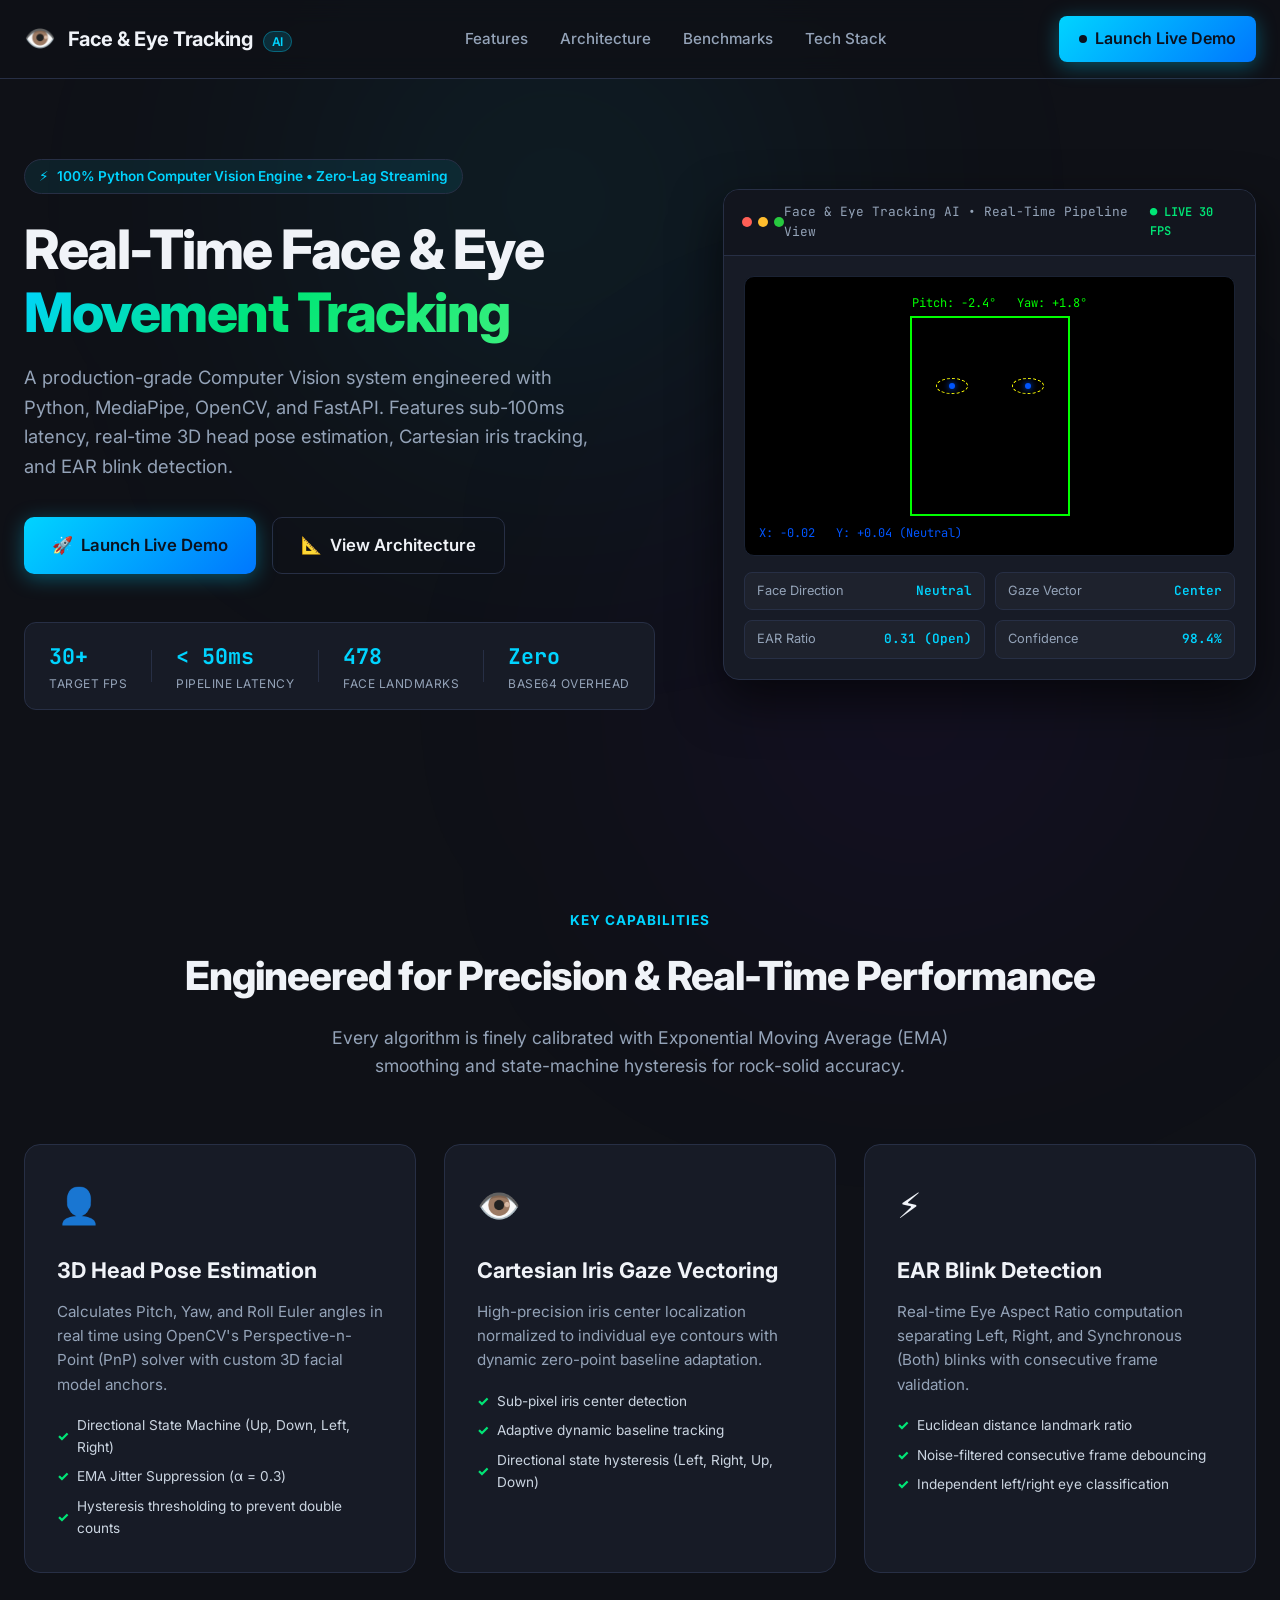
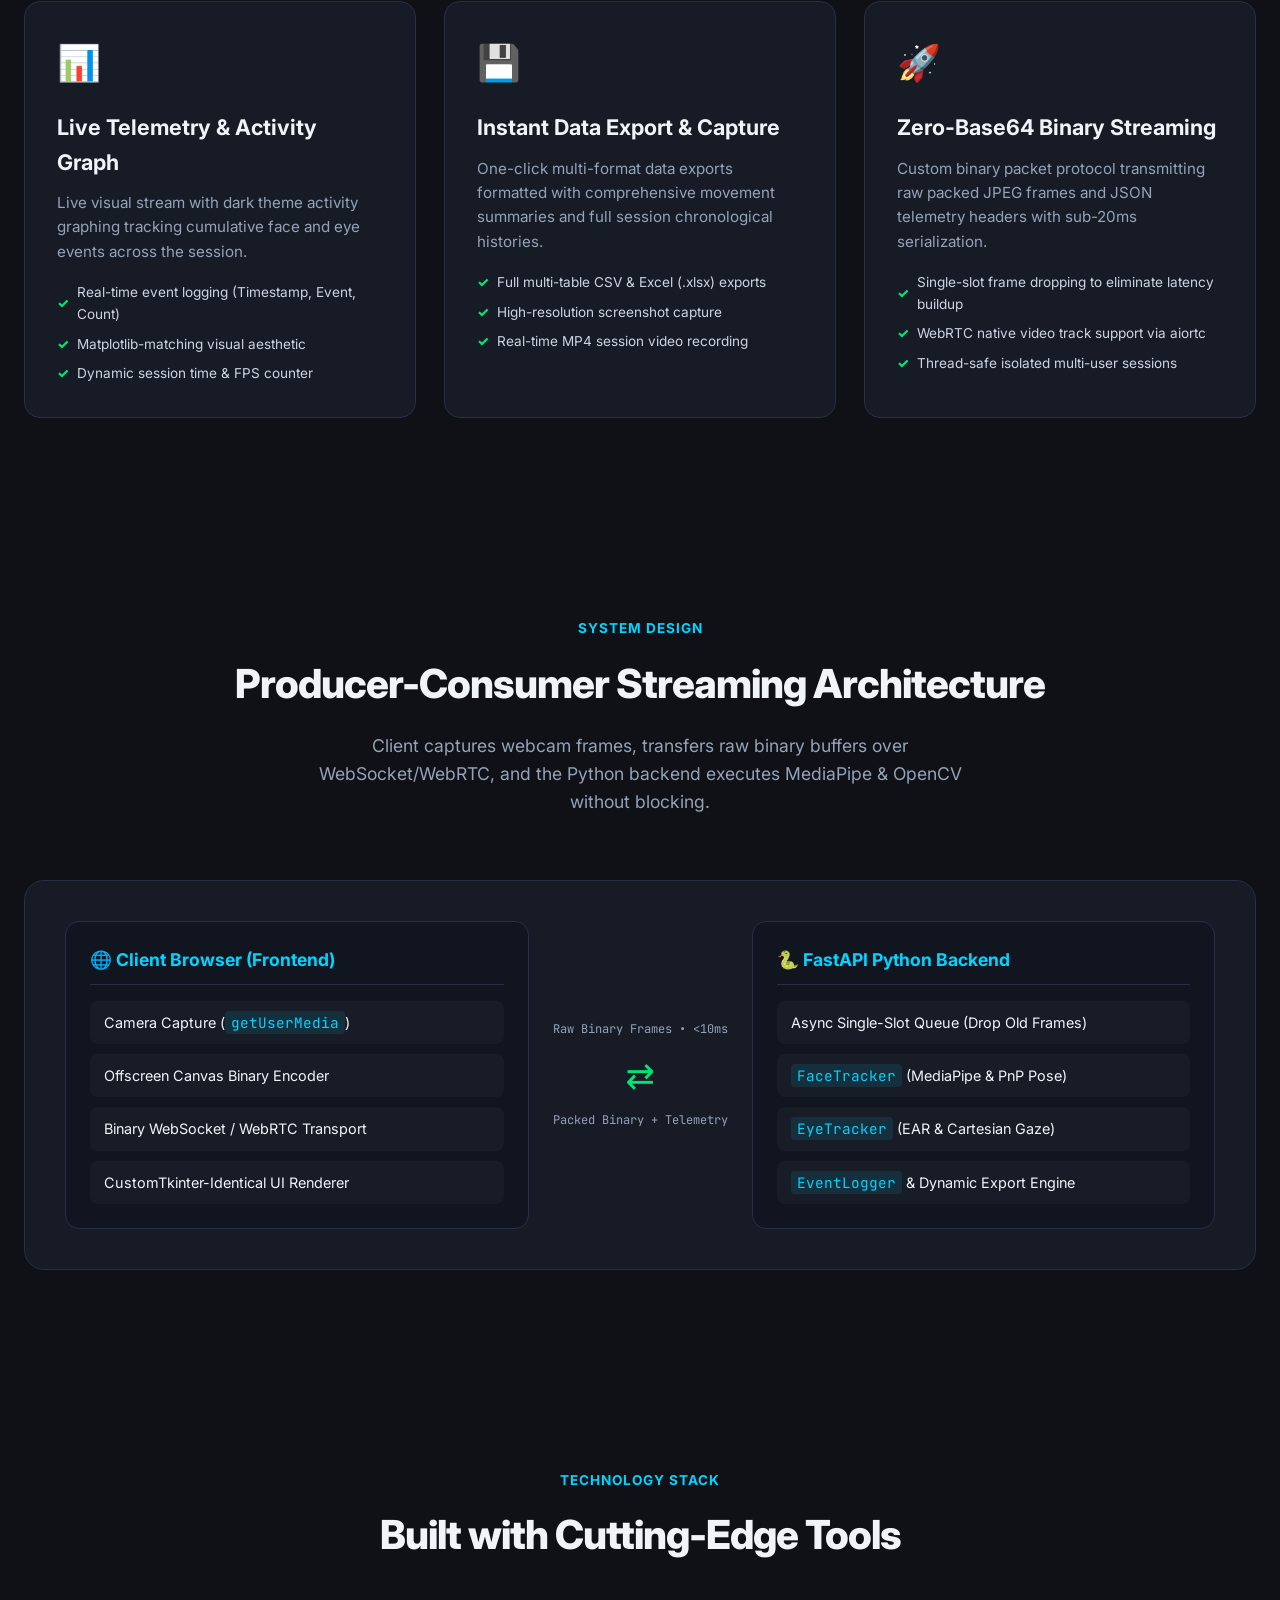
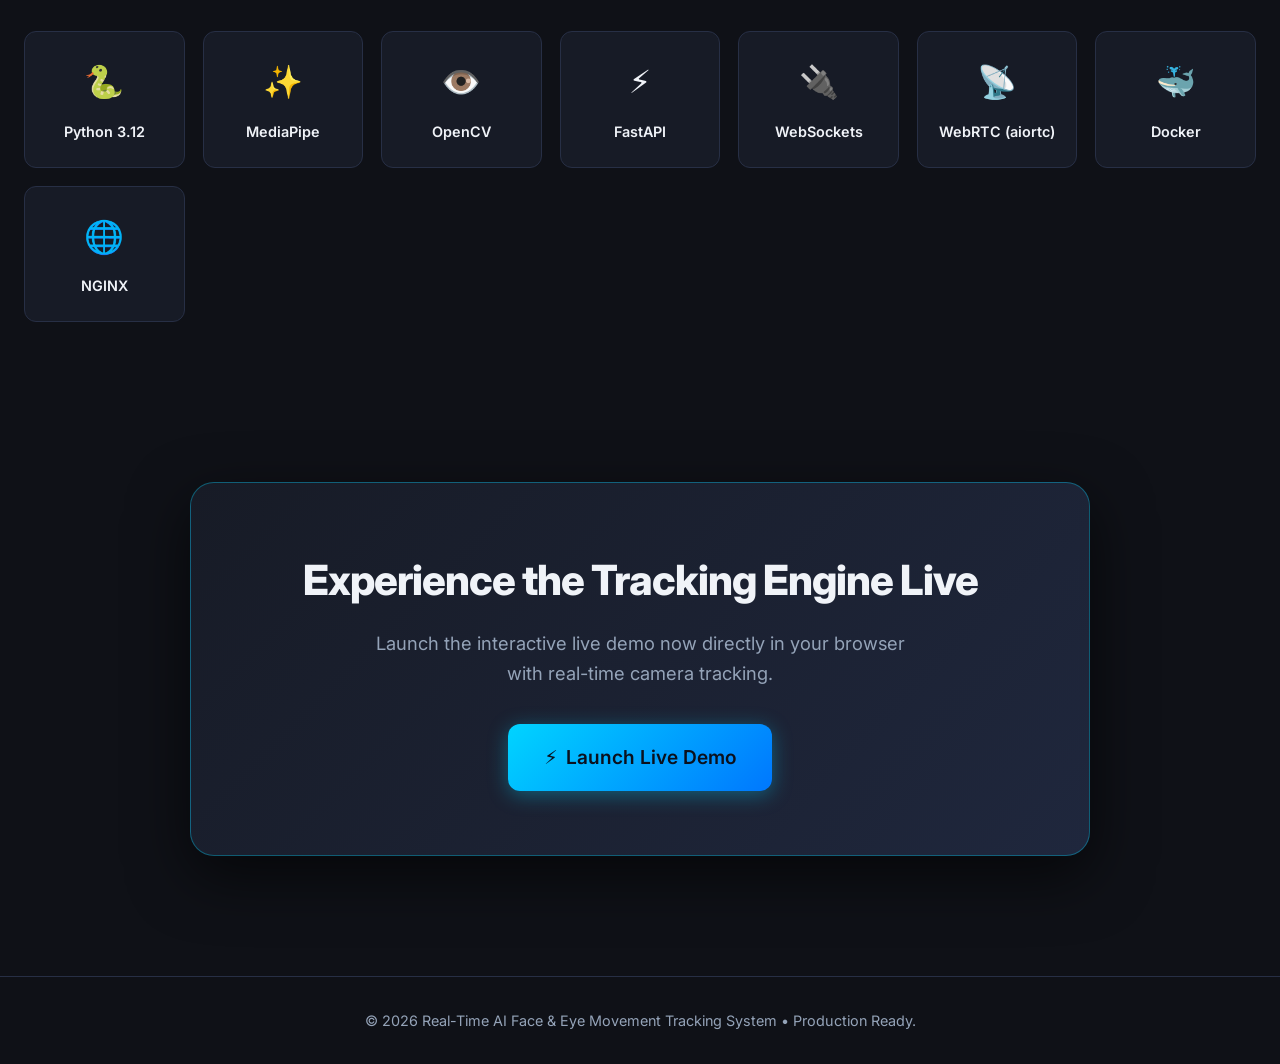
<file: templates/index.html>
<!DOCTYPE html>
<html lang="en">
<head>
    <meta charset="UTF-8">
    <meta name="viewport" content="width=device-width, initial-scale=1.0">
    <title>Face & Eye Tracking AI | Real-Time Computer Vision Showcase</title>
    <meta name="description" content="High-performance real-time face tracking, eye gaze estimation, EAR blink detection, and 3D head pose estimation powered by Python, MediaPipe, OpenCV, and FastAPI.">
    <!-- Google Fonts -->
    <link rel="preconnect" href="https://fonts.googleapis.com">
    <link rel="preconnect" href="https://fonts.gstatic.com" crossorigin>
    <link href="https://fonts.googleapis.com/css2?family=Inter:wght@300;400;500;600;700;800&family=JetBrains+Mono:wght@400;600&display=swap" rel="stylesheet">
    <link rel="stylesheet" href="/static/css/style.css">
</head>
<body class="dark-theme">
    <!-- Background Glows -->
    <div class="bg-glow glow-1"></div>
    <div class="bg-glow glow-2"></div>

    <!-- Navigation Header -->
    <header class="navbar">
        <div class="nav-container">
            <div class="brand">
                <span class="brand-icon">👁️</span>
                <span class="brand-text">Face & Eye Tracking <span class="badge">AI</span></span>
            </div>
            <nav class="nav-links">
                <a href="#features">Features</a>
                <a href="#architecture">Architecture</a>
                <a href="#performance">Benchmarks</a>
                <a href="#tech-stack">Tech Stack</a>
            </nav>
            <div class="nav-actions">
                <a href="/demo" class="btn btn-primary btn-glow" id="nav-launch-demo" target="_blank">
                    <span class="pulse-dot"></span>
                    Launch Live Demo
                </a>
            </div>
        </div>
    </header>

    <!-- Hero Section -->
    <section class="hero-section">
        <div class="hero-container">
            <div class="hero-content">
                <div class="hero-badge">
                    <span class="badge-icon">⚡</span> 100% Python Computer Vision Engine &bull; Zero-Lag Streaming
                </div>
                <h1 class="hero-title">
                    Real-Time Face & Eye <br>
                    <span class="gradient-text">Movement Tracking</span>
                </h1>
                <p class="hero-subtitle">
                    A production-grade Computer Vision system engineered with Python, MediaPipe, OpenCV, and FastAPI. Features sub-100ms latency, real-time 3D head pose estimation, Cartesian iris tracking, and EAR blink detection.
                </p>
                <div class="hero-cta-group">
                    <a href="/demo" class="btn btn-lg btn-primary btn-glow" id="hero-launch-demo" target="_blank">
                        <span class="btn-icon">🚀</span>
                        Launch Live Demo
                    </a>
                    <a href="#architecture" class="btn btn-lg btn-outline">
                        <span class="btn-icon">📐</span>
                        View Architecture
                    </a>
                </div>
                <!-- Metric Pills -->
                <div class="metric-strip">
                    <div class="metric-item">
                        <span class="metric-val">30+</span>
                        <span class="metric-lbl">Target FPS</span>
                    </div>
                    <div class="metric-divider"></div>
                    <div class="metric-item">
                        <span class="metric-val">&lt; 50ms</span>
                        <span class="metric-lbl">Pipeline Latency</span>
                    </div>
                    <div class="metric-divider"></div>
                    <div class="metric-item">
                        <span class="metric-val">478</span>
                        <span class="metric-lbl">Face Landmarks</span>
                    </div>
                    <div class="metric-divider"></div>
                    <div class="metric-item">
                        <span class="metric-val">Zero</span>
                        <span class="metric-lbl">Base64 Overhead</span>
                    </div>
                </div>
            </div>

            <!-- Hero Interactive Preview Showcase -->
            <div class="hero-preview-wrapper">
                <div class="preview-window">
                    <div class="window-header">
                        <div class="window-dots">
                            <span class="dot dot-red"></span>
                            <span class="dot dot-yellow"></span>
                            <span class="dot dot-green"></span>
                        </div>
                        <div class="window-title">Face & Eye Tracking AI &bull; Real-Time Pipeline View</div>
                        <div class="window-status"><span class="status-live">● LIVE</span> 30 FPS</div>
                    </div>
                    <div class="window-body">
                        <div class="mock-canvas">
                            <div class="face-box-overlay">
                                <div class="face-box-label">Pitch: -2.4° &nbsp; Yaw: +1.8°</div>
                                <div class="eye-cluster left-cluster">
                                    <span class="iris-dot"></span>
                                </div>
                                <div class="eye-cluster right-cluster">
                                    <span class="iris-dot"></span>
                                </div>
                            </div>
                            <div class="canvas-debug-text">X: -0.02 &nbsp; Y: +0.04 (Neutral)</div>
                        </div>
                        <div class="preview-telemetry">
                            <div class="telemetry-chip">
                                <span class="chip-label">Face Direction</span>
                                <span class="chip-val">Neutral</span>
                            </div>
                            <div class="telemetry-chip">
                                <span class="chip-label">Gaze Vector</span>
                                <span class="chip-val">Center</span>
                            </div>
                            <div class="telemetry-chip">
                                <span class="chip-label">EAR Ratio</span>
                                <span class="chip-val">0.31 (Open)</span>
                            </div>
                            <div class="telemetry-chip">
                                <span class="chip-label">Confidence</span>
                                <span class="chip-val">98.4%</span>
                            </div>
                        </div>
                    </div>
                </div>
            </div>
        </div>
    </section>

    <!-- Features Section -->
    <section id="features" class="section features-section">
        <div class="section-container">
            <div class="section-header">
                <span class="section-tag">Key Capabilities</span>
                <h2 class="section-title">Engineered for Precision & Real-Time Performance</h2>
                <p class="section-desc">Every algorithm is finely calibrated with Exponential Moving Average (EMA) smoothing and state-machine hysteresis for rock-solid accuracy.</p>
            </div>

            <div class="features-grid">
                <!-- Feature 1 -->
                <div class="feature-card">
                    <div class="feature-icon">👤</div>
                    <h3 class="feature-title">3D Head Pose Estimation</h3>
                    <p class="feature-text">Calculates Pitch, Yaw, and Roll Euler angles in real time using OpenCV's Perspective-n-Point (PnP) solver with custom 3D facial model anchors.</p>
                    <ul class="feature-bullets">
                        <li>Directional State Machine (Up, Down, Left, Right)</li>
                        <li>EMA Jitter Suppression (α = 0.3)</li>
                        <li>Hysteresis thresholding to prevent double counts</li>
                    </ul>
                </div>

                <!-- Feature 2 -->
                <div class="feature-card">
                    <div class="feature-icon">👁️</div>
                    <h3 class="feature-title">Cartesian Iris Gaze Vectoring</h3>
                    <p class="feature-text">High-precision iris center localization normalized to individual eye contours with dynamic zero-point baseline adaptation.</p>
                    <ul class="feature-bullets">
                        <li>Sub-pixel iris center detection</li>
                        <li>Adaptive dynamic baseline tracking</li>
                        <li>Directional state hysteresis (Left, Right, Up, Down)</li>
                    </ul>
                </div>

                <!-- Feature 3 -->
                <div class="feature-card">
                    <div class="feature-icon">⚡</div>
                    <h3 class="feature-title">EAR Blink Detection</h3>
                    <p class="feature-text">Real-time Eye Aspect Ratio computation separating Left, Right, and Synchronous (Both) blinks with consecutive frame validation.</p>
                    <ul class="feature-bullets">
                        <li>Euclidean distance landmark ratio</li>
                        <li>Noise-filtered consecutive frame debouncing</li>
                        <li>Independent left/right eye classification</li>
                    </ul>
                </div>

                <!-- Feature 4 -->
                <div class="feature-card">
                    <div class="feature-icon">📊</div>
                    <h3 class="feature-title">Live Telemetry & Activity Graph</h3>
                    <p class="feature-text">Live visual stream with dark theme activity graphing tracking cumulative face and eye events across the session.</p>
                    <ul class="feature-bullets">
                        <li>Real-time event logging (Timestamp, Event, Count)</li>
                        <li>Matplotlib-matching visual aesthetic</li>
                        <li>Dynamic session time & FPS counter</li>
                    </ul>
                </div>

                <!-- Feature 5 -->
                <div class="feature-card">
                    <div class="feature-icon">💾</div>
                    <h3 class="feature-title">Instant Data Export & Capture</h3>
                    <p class="feature-text">One-click multi-format data exports formatted with comprehensive movement summaries and full session chronological histories.</p>
                    <ul class="feature-bullets">
                        <li>Full multi-table CSV & Excel (.xlsx) exports</li>
                        <li>High-resolution screenshot capture</li>
                        <li>Real-time MP4 session video recording</li>
                    </ul>
                </div>

                <!-- Feature 6 -->
                <div class="feature-card">
                    <div class="feature-icon">🚀</div>
                    <h3 class="feature-title">Zero-Base64 Binary Streaming</h3>
                    <p class="feature-text">Custom binary packet protocol transmitting raw packed JPEG frames and JSON telemetry headers with sub-20ms serialization.</p>
                    <ul class="feature-bullets">
                        <li>Single-slot frame dropping to eliminate latency buildup</li>
                        <li>WebRTC native video track support via aiortc</li>
                        <li>Thread-safe isolated multi-user sessions</li>
                    </ul>
                </div>
            </div>
        </div>
    </section>

    <!-- Architecture Section -->
    <section id="architecture" class="section architecture-section">
        <div class="section-container">
            <div class="section-header">
                <span class="section-tag">System Design</span>
                <h2 class="section-title">Producer-Consumer Streaming Architecture</h2>
                <p class="section-desc">Client captures webcam frames, transfers raw binary buffers over WebSocket/WebRTC, and the Python backend executes MediaPipe & OpenCV without blocking.</p>
            </div>

            <div class="architecture-diagram">
                <div class="arch-box client-box">
                    <div class="arch-box-header">🌐 Client Browser (Frontend)</div>
                    <div class="arch-box-content">
                        <div class="arch-item">Camera Capture (<code>getUserMedia</code>)</div>
                        <div class="arch-item">Offscreen Canvas Binary Encoder</div>
                        <div class="arch-item">Binary WebSocket / WebRTC Transport</div>
                        <div class="arch-item">CustomTkinter-Identical UI Renderer</div>
                    </div>
                </div>

                <div class="arch-arrow">
                    <span class="arrow-text">Raw Binary Frames &bull; &lt;10ms</span>
                    <span class="arrow-symbol">⇄</span>
                    <span class="arrow-text">Packed Binary + Telemetry</span>
                </div>

                <div class="arch-box server-box">
                    <div class="arch-box-header">🐍 FastAPI Python Backend</div>
                    <div class="arch-box-content">
                        <div class="arch-item">Async Single-Slot Queue (Drop Old Frames)</div>
                        <div class="arch-item"><code>FaceTracker</code> (MediaPipe & PnP Pose)</div>
                        <div class="arch-item"><code>EyeTracker</code> (EAR & Cartesian Gaze)</div>
                        <div class="arch-item"><code>EventLogger</code> & Dynamic Export Engine</div>
                    </div>
                </div>
            </div>
        </div>
    </section>

    <!-- Tech Stack Section -->
    <section id="tech-stack" class="section tech-section">
        <div class="section-container">
            <div class="section-header">
                <span class="section-tag">Technology Stack</span>
                <h2 class="section-title">Built with Cutting-Edge Tools</h2>
            </div>
            <div class="tech-grid">
                <div class="tech-card"><span class="tech-icon">🐍</span><span class="tech-name">Python 3.12</span></div>
                <div class="tech-card"><span class="tech-icon">✨</span><span class="tech-name">MediaPipe</span></div>
                <div class="tech-card"><span class="tech-icon">👁️</span><span class="tech-name">OpenCV</span></div>
                <div class="tech-card"><span class="tech-icon">⚡</span><span class="tech-name">FastAPI</span></div>
                <div class="tech-card"><span class="tech-icon">🔌</span><span class="tech-name">WebSockets</span></div>
                <div class="tech-card"><span class="tech-icon">📡</span><span class="tech-name">WebRTC (aiortc)</span></div>
                <div class="tech-card"><span class="tech-icon">🐳</span><span class="tech-name">Docker</span></div>
                <div class="tech-card"><span class="tech-icon">🌐</span><span class="tech-name">NGINX</span></div>
            </div>
        </div>
    </section>

    <!-- CTA Section -->
    <section class="section cta-section">
        <div class="cta-card">
            <h2 class="cta-title">Experience the Tracking Engine Live</h2>
            <p class="cta-desc">Launch the interactive live demo now directly in your browser with real-time camera tracking.</p>
            <a href="/demo" class="btn btn-xl btn-primary btn-glow" id="cta-launch-demo" target="_blank">
                <span class="btn-icon">⚡</span>
                Launch Live Demo
            </a>
        </div>
    </section>

    <!-- Footer -->
    <footer class="footer">
        <div class="footer-container">
            <p>&copy; 2026 Real-Time AI Face & Eye Movement Tracking System &bull; Production Ready.</p>
        </div>
    </footer>
</body>
</html>
</file>
<file: static/css/style.css>
/* ==========================================================================
   PORTFOLIO STYLESHEET - REAL-TIME AI FACE & EYE TRACKING SYSTEM
   ========================================================================== */

:root {
    --bg-dark: #0f1117;
    --bg-card: #171b26;
    --bg-card-hover: #1f2433;
    --border-color: #272f45;
    --primary: #00d4ff;
    --primary-glow: rgba(0, 212, 255, 0.35);
    --accent-green: #00e676;
    --accent-orange: #ff9100;
    --text-main: #f0f3f8;
    --text-muted: #94a3b8;
    --font-sans: 'Inter', system-ui, -apple-system, sans-serif;
    --font-mono: 'JetBrains Mono', monospace;
}

* {
    box-sizing: border-box;
    margin: 0;
    padding: 0;
}

body.dark-theme {
    background-color: var(--bg-dark);
    color: var(--text-main);
    font-family: var(--font-sans);
    line-height: 1.6;
    overflow-x: hidden;
    position: relative;
    min-height: 100vh;
}

/* Background Glow Elements */
.bg-glow {
    position: absolute;
    width: 600px;
    height: 600px;
    border-radius: 50%;
    filter: blur(140px);
    pointer-events: none;
    z-index: 0;
}

.glow-1 {
    top: -100px;
    left: 20%;
    background: radial-gradient(circle, rgba(0, 212, 255, 0.15) 0%, transparent 70%);
}

.glow-2 {
    top: 400px;
    right: 5%;
    background: radial-gradient(circle, rgba(112, 0, 255, 0.12) 0%, transparent 70%);
}

/* Navigation */
.navbar {
    position: sticky;
    top: 0;
    z-index: 100;
    background: rgba(15, 17, 23, 0.85);
    backdrop-filter: blur(12px);
    border-bottom: 1px solid var(--border-color);
}

.nav-container {
    max-width: 1280px;
    margin: 0 auto;
    padding: 16px 24px;
    display: flex;
    align-items: center;
    justify-content: space-between;
}

.brand {
    display: flex;
    align-items: center;
    gap: 12px;
    font-size: 1.25rem;
    font-weight: 700;
    letter-spacing: -0.5px;
}

.brand-icon {
    font-size: 1.6rem;
}

.brand-text .badge {
    font-size: 0.75rem;
    background: rgba(0, 212, 255, 0.15);
    color: var(--primary);
    padding: 2px 8px;
    border-radius: 999px;
    border: 1px solid var(--primary-glow);
    font-weight: 600;
    margin-left: 6px;
}

.nav-links {
    display: flex;
    gap: 32px;
}

.nav-links a {
    color: var(--text-muted);
    text-decoration: none;
    font-size: 0.95rem;
    font-weight: 500;
    transition: color 0.2s ease;
}

.nav-links a:hover {
    color: var(--primary);
}

/* Buttons */
.btn {
    display: inline-flex;
    align-items: center;
    justify-content: center;
    gap: 8px;
    font-family: var(--font-sans);
    font-weight: 600;
    text-decoration: none;
    border-radius: 8px;
    transition: all 0.25s ease;
    cursor: pointer;
    border: none;
}

.btn-primary {
    background: linear-gradient(135deg, #00d4ff 0%, #0077fe 100%);
    color: #0b111e;
    padding: 10px 20px;
    box-shadow: 0 4px 20px var(--primary-glow);
}

.btn-primary:hover {
    transform: translateY(-2px);
    box-shadow: 0 6px 28px rgba(0, 212, 255, 0.5);
}

.btn-glow {
    position: relative;
    overflow: hidden;
}

.pulse-dot {
    width: 8px;
    height: 8px;
    border-radius: 50%;
    background-color: #0b111e;
    animation: pulse 1.8s infinite;
}

@keyframes pulse {
    0% { transform: scale(0.95); opacity: 0.8; }
    50% { transform: scale(1.3); opacity: 1; }
    100% { transform: scale(0.95); opacity: 0.8; }
}

.btn-lg {
    padding: 14px 28px;
    font-size: 1.05rem;
    border-radius: 10px;
}

.btn-xl {
    padding: 18px 36px;
    font-size: 1.2rem;
    border-radius: 12px;
}

.btn-outline {
    background: transparent;
    border: 1px solid var(--border-color);
    color: var(--text-main);
    padding: 14px 28px;
}

.btn-outline:hover {
    background: var(--bg-card);
    border-color: var(--primary);
    color: var(--primary);
    transform: translateY(-2px);
}

/* Hero Section */
.hero-section {
    position: relative;
    z-index: 1;
    padding: 80px 24px 100px;
    max-width: 1280px;
    margin: 0 auto;
}

.hero-container {
    display: grid;
    grid-template-columns: 1.1fr 0.9fr;
    gap: 48px;
    align-items: center;
}

.hero-badge {
    display: inline-flex;
    align-items: center;
    gap: 8px;
    padding: 6px 14px;
    background: rgba(0, 212, 255, 0.08);
    border: 1px solid var(--border-color);
    border-radius: 999px;
    font-size: 0.85rem;
    font-weight: 600;
    color: var(--primary);
    margin-bottom: 24px;
}

.hero-title {
    font-size: 3.4rem;
    line-height: 1.15;
    font-weight: 800;
    letter-spacing: -1.5px;
    margin-bottom: 20px;
}

.gradient-text {
    background: linear-gradient(135deg, #00d4ff 0%, #00e676 50%, #38ef7d 100%);
    -webkit-background-clip: text;
    -webkit-text-fill-color: transparent;
}

.hero-subtitle {
    font-size: 1.15rem;
    color: var(--text-muted);
    max-width: 580px;
    margin-bottom: 36px;
}

.hero-cta-group {
    display: flex;
    gap: 16px;
    margin-bottom: 48px;
}

.metric-strip {
    display: flex;
    align-items: center;
    gap: 24px;
    padding: 16px 24px;
    background: var(--bg-card);
    border: 1px solid var(--border-color);
    border-radius: 12px;
    max-width: fit-content;
}

.metric-item {
    display: flex;
    flex-direction: column;
}

.metric-val {
    font-family: var(--font-mono);
    font-size: 1.35rem;
    font-weight: 700;
    color: var(--primary);
}

.metric-lbl {
    font-size: 0.75rem;
    color: var(--text-muted);
    text-transform: uppercase;
    letter-spacing: 0.5px;
}

.metric-divider {
    width: 1px;
    height: 32px;
    background: var(--border-color);
}

/* Hero Preview Window */
.preview-window {
    background: var(--bg-card);
    border: 1px solid var(--border-color);
    border-radius: 16px;
    overflow: hidden;
    box-shadow: 0 20px 50px rgba(0, 0, 0, 0.6);
}

.window-header {
    background: #12151e;
    padding: 12px 18px;
    display: flex;
    align-items: center;
    justify-content: space-between;
    border-bottom: 1px solid var(--border-color);
}

.window-dots {
    display: flex;
    gap: 6px;
}

.dot {
    width: 10px;
    height: 10px;
    border-radius: 50%;
}
.dot-red { background: #ff5f56; }
.dot-yellow { background: #ffbd2e; }
.dot-green { background: #27c93f; }

.window-title {
    font-size: 0.8rem;
    font-family: var(--font-mono);
    color: var(--text-muted);
}

.window-status {
    font-size: 0.75rem;
    font-family: var(--font-mono);
    color: var(--accent-green);
    font-weight: 600;
}

.window-body {
    padding: 20px;
    display: flex;
    flex-direction: column;
    gap: 16px;
}

.mock-canvas {
    height: 280px;
    background: #000000;
    border-radius: 10px;
    position: relative;
    display: flex;
    align-items: center;
    justify-content: center;
    border: 1px solid #1a2233;
}

.face-box-overlay {
    width: 160px;
    height: 200px;
    border: 2px solid #00ff00;
    position: relative;
    display: flex;
    justify-content: space-between;
    padding: 60px 24px 0;
}

.face-box-label {
    position: absolute;
    top: -24px;
    left: 0;
    font-family: var(--font-mono);
    font-size: 0.75rem;
    color: #00ff00;
    white-space: nowrap;
}

.eye-cluster {
    width: 32px;
    height: 16px;
    border: 1px dashed #ffff00;
    border-radius: 50%;
    display: flex;
    align-items: center;
    justify-content: center;
}

.iris-dot {
    width: 6px;
    height: 6px;
    border-radius: 50%;
    background: #0055ff;
    box-shadow: 0 0 6px #0055ff;
}

.canvas-debug-text {
    position: absolute;
    bottom: 12px;
    left: 14px;
    font-family: var(--font-mono);
    font-size: 0.75rem;
    color: #0055ff;
}

.preview-telemetry {
    display: grid;
    grid-template-columns: repeat(2, 1fr);
    gap: 10px;
}

.telemetry-chip {
    background: rgba(255, 255, 255, 0.03);
    border: 1px solid var(--border-color);
    padding: 8px 12px;
    border-radius: 8px;
    display: flex;
    justify-content: space-between;
    font-size: 0.8rem;
}

.chip-label { color: var(--text-muted); }
.chip-val { font-weight: 600; color: var(--primary); font-family: var(--font-mono); }

/* Sections */
.section {
    padding: 100px 24px;
    position: relative;
    z-index: 1;
}

.section-container {
    max-width: 1280px;
    margin: 0 auto;
}

.section-header {
    text-align: center;
    margin-bottom: 64px;
}

.section-tag {
    font-size: 0.85rem;
    font-weight: 700;
    text-transform: uppercase;
    letter-spacing: 1px;
    color: var(--primary);
    margin-bottom: 12px;
    display: block;
}

.section-title {
    font-size: 2.5rem;
    font-weight: 800;
    letter-spacing: -1px;
    margin-bottom: 16px;
}

.section-desc {
    font-size: 1.1rem;
    color: var(--text-muted);
    max-width: 650px;
    margin: 0 auto;
}

/* Features Grid */
.features-grid {
    display: grid;
    grid-template-columns: repeat(auto-fit, minmax(360px, 1fr));
    gap: 28px;
}

.feature-card {
    background: var(--bg-card);
    border: 1px solid var(--border-color);
    padding: 32px;
    border-radius: 16px;
    transition: all 0.3s ease;
}

.feature-card:hover {
    transform: translateY(-4px);
    border-color: var(--primary);
    box-shadow: 0 12px 30px rgba(0, 0, 0, 0.4);
}

.feature-icon {
    font-size: 2.2rem;
    margin-bottom: 20px;
}

.feature-title {
    font-size: 1.35rem;
    font-weight: 700;
    margin-bottom: 12px;
}

.feature-text {
    font-size: 0.95rem;
    color: var(--text-muted);
    margin-bottom: 18px;
}

.feature-bullets {
    list-style: none;
    display: flex;
    flex-direction: column;
    gap: 8px;
}

.feature-bullets li {
    font-size: 0.85rem;
    color: #cbd5e1;
    display: flex;
    align-items: center;
    gap: 8px;
}

.feature-bullets li::before {
    content: "✓";
    color: var(--accent-green);
    font-weight: 800;
}

/* Architecture Diagram */
.architecture-diagram {
    display: grid;
    grid-template-columns: 1fr auto 1fr;
    gap: 24px;
    align-items: center;
    background: var(--bg-card);
    border: 1px solid var(--border-color);
    padding: 40px;
    border-radius: 20px;
}

.arch-box {
    background: #111520;
    border: 1px solid var(--border-color);
    border-radius: 14px;
    padding: 24px;
}

.arch-box-header {
    font-size: 1.1rem;
    font-weight: 700;
    color: var(--primary);
    margin-bottom: 16px;
    border-bottom: 1px solid var(--border-color);
    padding-bottom: 10px;
}

.arch-box-content {
    display: flex;
    flex-direction: column;
    gap: 10px;
}

.arch-item {
    background: rgba(255, 255, 255, 0.03);
    padding: 10px 14px;
    border-radius: 8px;
    font-size: 0.9rem;
    color: var(--text-main);
}

.arch-item code {
    font-family: var(--font-mono);
    color: var(--primary);
    background: rgba(0, 212, 255, 0.1);
    padding: 2px 6px;
    border-radius: 4px;
}

.arch-arrow {
    display: flex;
    flex-direction: column;
    align-items: center;
    gap: 8px;
    text-align: center;
}

.arrow-symbol {
    font-size: 2.2rem;
    color: var(--accent-green);
}

.arrow-text {
    font-family: var(--font-mono);
    font-size: 0.75rem;
    color: var(--text-muted);
}

/* Tech Grid */
.tech-grid {
    display: grid;
    grid-template-columns: repeat(auto-fit, minmax(140px, 1fr));
    gap: 18px;
}

.tech-card {
    background: var(--bg-card);
    border: 1px solid var(--border-color);
    padding: 24px 16px;
    border-radius: 12px;
    text-align: center;
    display: flex;
    flex-direction: column;
    align-items: center;
    gap: 12px;
    transition: all 0.2s ease;
}

.tech-card:hover {
    border-color: var(--primary);
    transform: translateY(-2px);
}

.tech-icon { font-size: 2rem; }
.tech-name { font-size: 0.9rem; font-weight: 600; }

/* CTA Section */
.cta-section {
    padding: 60px 24px 120px;
}

.cta-card {
    max-width: 900px;
    margin: 0 auto;
    background: linear-gradient(135deg, #171b26 0%, #1f273d 100%);
    border: 1px solid var(--primary-glow);
    padding: 64px 32px;
    border-radius: 24px;
    text-align: center;
    box-shadow: 0 20px 60px rgba(0, 0, 0, 0.6);
}

.cta-title {
    font-size: 2.6rem;
    font-weight: 800;
    letter-spacing: -1px;
    margin-bottom: 16px;
}

.cta-desc {
    font-size: 1.15rem;
    color: var(--text-muted);
    max-width: 540px;
    margin: 0 auto 36px;
}

/* Footer */
.footer {
    border-top: 1px solid var(--border-color);
    padding: 32px 24px;
    text-align: center;
    font-size: 0.9rem;
    color: var(--text-muted);
}

/* Mobile Responsiveness */
@media (max-width: 1024px) {
    .hero-container { grid-template-columns: 1fr; }
    .hero-title { font-size: 2.8rem; }
    .architecture-diagram { grid-template-columns: 1fr; }
    .arch-arrow { transform: rotate(90deg); margin: 12px 0; }
}

@media (max-width: 768px) {
    .nav-links { display: none; }
    .hero-title { font-size: 2.2rem; }
    .features-grid { grid-template-columns: 1fr; }
    .metric-strip { flex-wrap: wrap; }
    .section { padding: 60px 16px; }
    .cta-card { padding: 40px 20px; }
}

@media (max-width: 480px) {
    .hero-title { font-size: 1.85rem; letter-spacing: -0.5px; }
    .hero-subtitle { font-size: 1rem; }
    .hero-cta-group { flex-direction: column; width: 100%; }
    .hero-cta-group .btn { width: 100%; }
    .cta-title { font-size: 1.8rem; }
    .cta-desc { font-size: 1rem; }
    .metric-strip { width: 100%; justify-content: space-between; gap: 12px; }
    .metric-val { font-size: 1.1rem; }
    .mock-canvas { height: 220px; }
}
</file>
